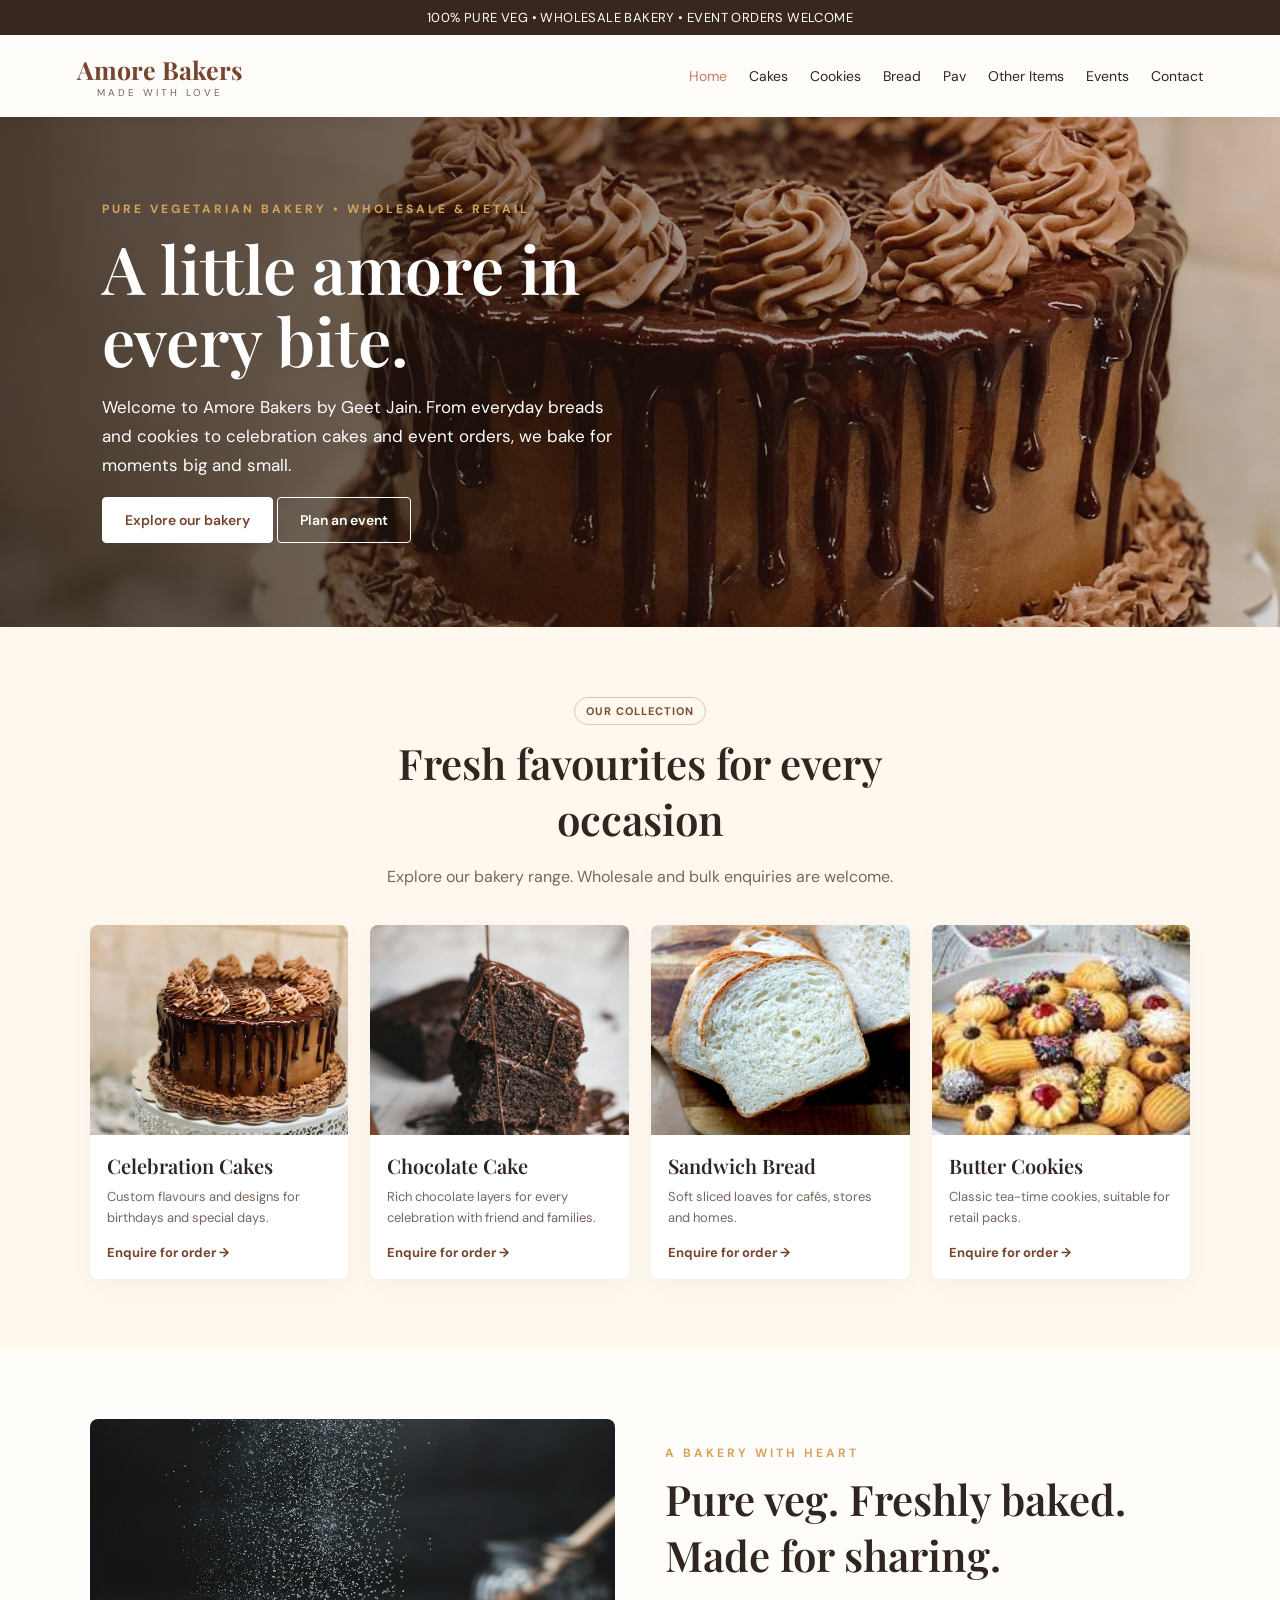
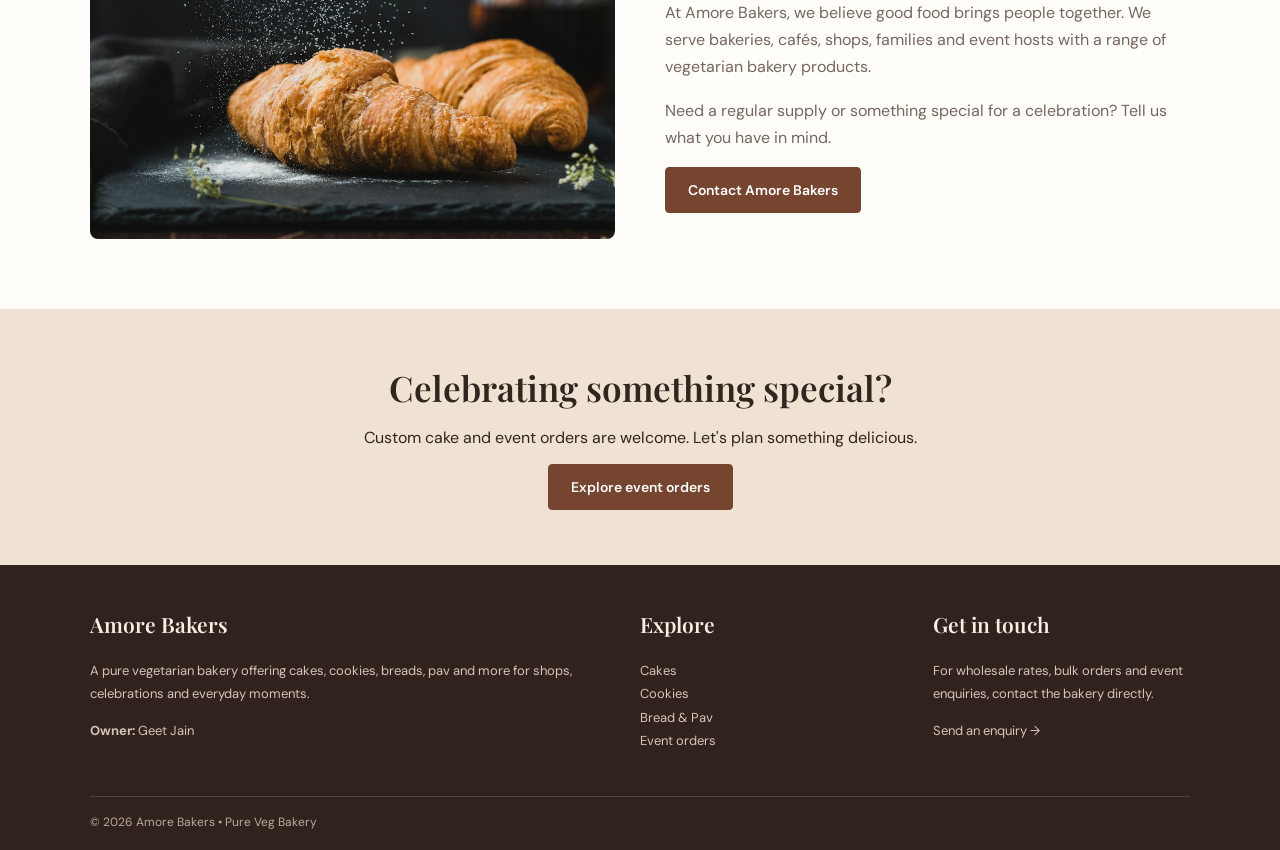
<file: index.html>
<!doctype html>
<html lang="en">
  <head>
    <meta charset="utf-8" />
    <meta name="viewport" content="width=device-width,initial-scale=1" />
    <meta
      name="description"
      content="Amore Bakers, a pure vegetarian wholesale bakery by Geet Jain."
    />
    <title>Freshly baked, made with love | Amore Bakers</title>
    <link rel="stylesheet" href="style.css" />
  </head>
  <body>
    <div class="top">
      100% PURE VEG • WHOLESALE BAKERY • EVENT ORDERS WELCOME
    </div>
    <header class="nav">
      <a class="brand" href="index.html"
        >Amore Bakers<small>Made with love</small></a
      ><button class="menu" aria-label="Open menu">☰</button>
      <nav class="links">
        <a class="active" href="index.html">Home</a
        ><a class="" href="cakes.html">Cakes</a
        ><a class="" href="cookies.html">Cookies</a
        ><a class="" href="breads.html">Bread</a
        ><a class="" href="pav.html">Pav</a
        ><a class="" href="bakery.html">Other Items</a
        ><a class="" href="events.html">Events</a
        ><a class="" href="contact.html">Contact</a>
      </nav>
    </header>
    <main>
      <section class="hero">
        <div class="hero-inner">
          <div class="eyebrow">Pure vegetarian bakery • Wholesale & retail</div>
          <h1>A little amore in every bite.</h1>
          <p>
            Welcome to Amore Bakers by Geet Jain. From everyday breads and
            cookies to celebration cakes and event orders, we bake for moments
            big and small.
          </p>
          <a class="btn light" href="cakes.html">Explore our bakery</a>
          <a
            class="btn outline"
            style="color: white; border-color: white"
            href="events.html"
            >Plan an event</a
          >
        </div>
      </section>
      <section class="section">
        <div class="section-head">
          <span class="badge">OUR COLLECTION</span>
          <h2>Fresh favourites for every occasion</h2>
          <p>
            Explore our bakery range. Wholesale and bulk enquiries are welcome.
          </p>
        </div>
        <div class="grid">
          <article class="item">
            <img
              loading="lazy"
              src="celeb.jpg"
              alt="Celebration Cakes"
            />
            <div class="item-body">
              <h3>Celebration Cakes</h3>
              <p>Custom flavours and designs for birthdays and special days.</p>
              <a class="text-link" href="contact.html"
                >Enquire for order →</a
              >
            </div>
          </article>
          <article class="item">
            <img
              loading="lazy"
              src="Chocalate.jpg"
              alt="Chocolate Cake"
            />
            <div class="item-body">
              <h3>Chocolate Cake</h3>
              <p>Rich chocolate layers for every celebration with friend and families.</p>
              <a class="text-link" href="contact.html"
                >Enquire for order →</a
              >
            </div>
          </article>
          <article class="item">
            <img
              loading="lazy"
              src="bread.webp"
              alt="Sandwich Bread"
            />
            <div class="item-body">
              <h3>Sandwich Bread</h3>
              <p>Soft sliced loaves for cafés, stores and homes.</p>
              <a class="text-link" href="contact.html"
                >Enquire for order →</a
              >
            </div>
          </article>
          <article class="item">
            <img
              loading="lazy"
              src="buttercoockies.jpg"
              alt="Butter Cookies"
            />
            <div class="item-body">
              <h3>Butter Cookies</h3>
              <p>Classic tea-time cookies, suitable for retail packs.</p>
              <a class="text-link" href="contact.html"
                >Enquire for order →</a
              >
            </div>
          </article>
        </div>
      </section>
      <section class="section" style="background: #fffdf9">
        <div class="split">
          <img
            src="fresg.jpg"
            alt="Freshly baked bread and pastries"
          />
          <div>
            <div class="eyebrow">A bakery with heart</div>
            <h2>Pure veg. Freshly baked. Made for sharing.</h2>
            <p class="intro">
              At Amore Bakers, we believe good food brings people together. We
              serve bakeries, cafés, shops, families and event hosts with a
              range of vegetarian bakery products.
            </p>
            <p class="intro">
              Need a regular supply or something special for a celebration? Tell
              us what you have in mind.
            </p>
            <a class="btn" href="contact.html">Contact Amore Bakers</a>
          </div>
        </div>
      </section>
      <section class="band">
        <h2>Celebrating something special?</h2>
        <p>
          Custom cake and event orders are welcome. Let's plan something
          delicious.
        </p>
        <a class="btn" href="events.html">Explore event orders</a>
      </section>
    </main>
    <footer class="footer">
      <div class="footgrid">
        <div>
          <h3>Amore Bakers</h3>
          <p>
            A pure vegetarian bakery offering cakes, cookies, breads, pav and
            more for shops, celebrations and everyday moments.
          </p>
          <p><strong>Owner:</strong> Geet Jain</p>
        </div>
        <div>
          <h3>Explore</h3>
          <p>
            <a href="cakes.html">Cakes</a><br /><a href="cookies.html"
              >Cookies</a
            ><br /><a href="breads.html">Bread & Pav</a><br /><a
              href="events.html"
              >Event orders</a
            >
          </p>
        </div>
        <div>
          <h3>Get in touch</h3>
          <p>
            For wholesale rates, bulk orders and event enquiries, contact the
            bakery directly.
          </p>
          <a href="contact.html">Send an enquiry →</a>
        </div>
      </div>
      <div class="copyright">© 2026 Amore Bakers • Pure Veg Bakery</div>
    </footer>
    <script src="script.js"></script>
  </body>
</html>
</file>
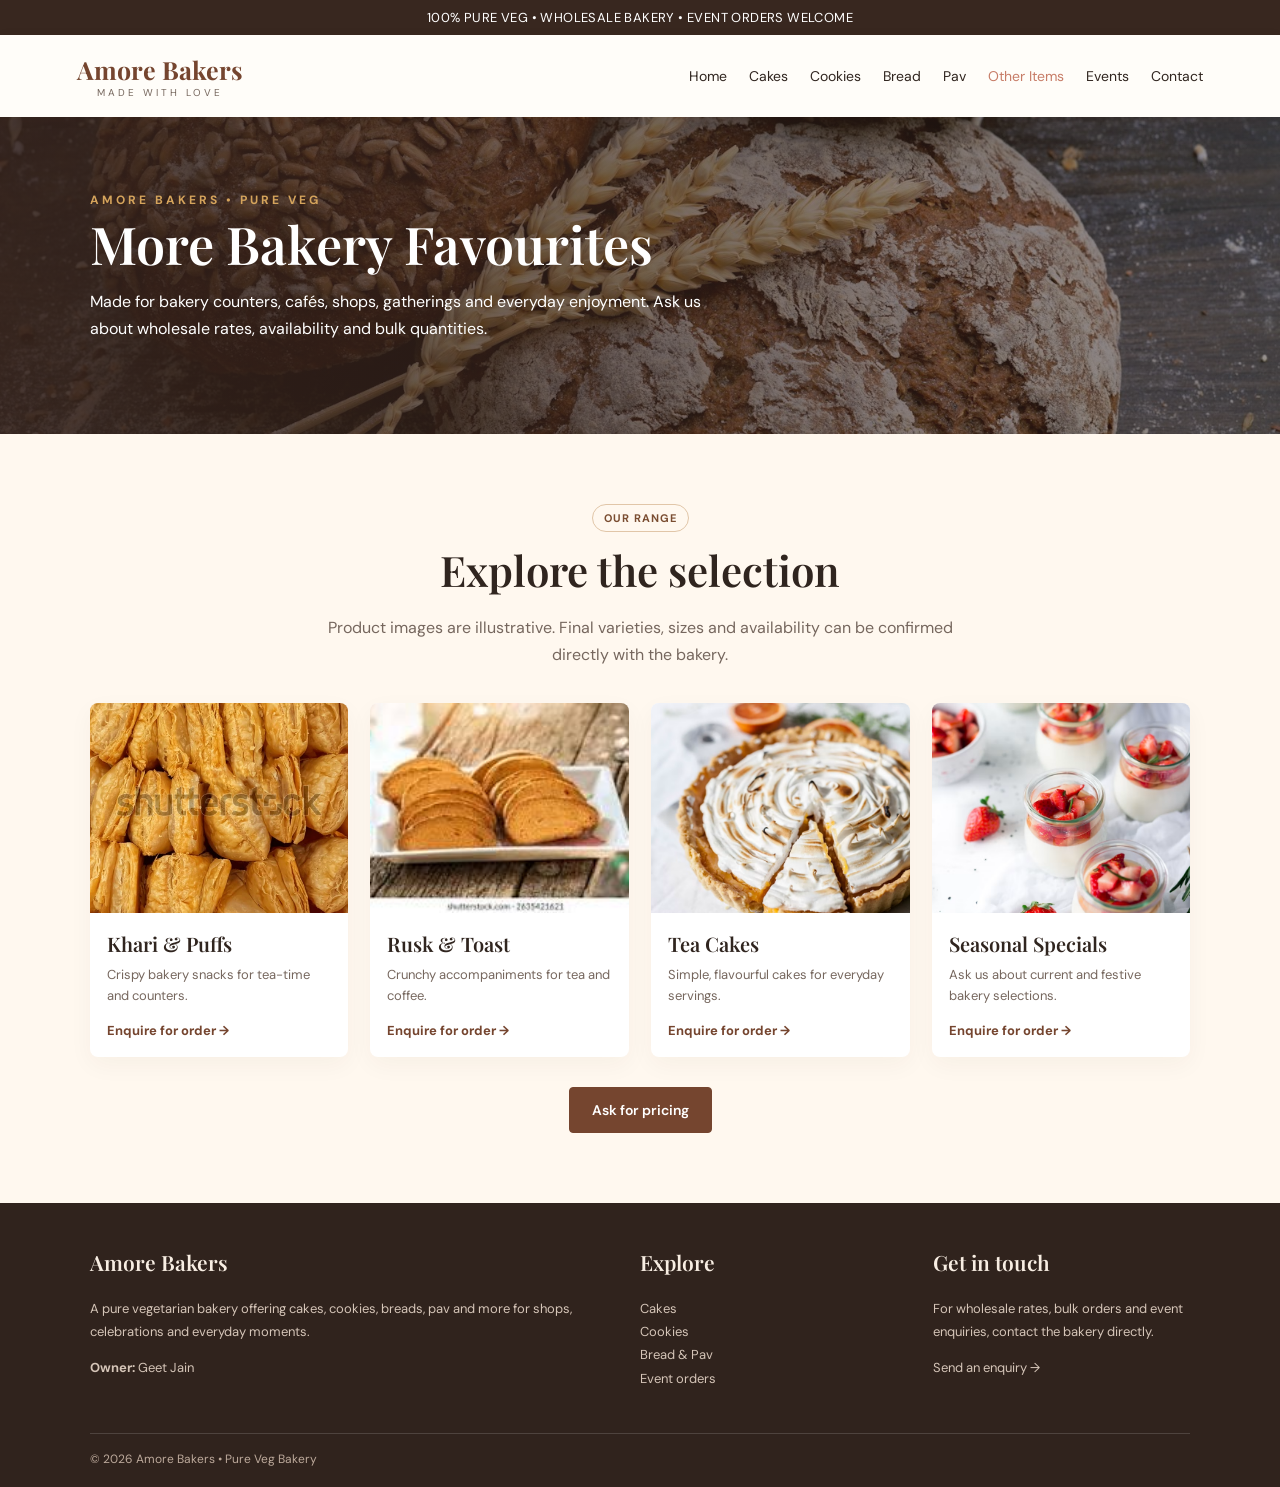
<file: bakery.html>
<!doctype html>
<html lang="en">
  <head>
    <meta charset="utf-8" />
    <meta name="viewport" content="width=device-width,initial-scale=1" />
    <meta
      name="description"
      content="Amore Bakers, a pure vegetarian wholesale bakery by Geet Jain."
    />
    <title>More Bakery Favourites | Amore Bakers</title>
    <link rel="stylesheet" href="style.css" />
  </head>
  <body>
    <div class="top">
      100% PURE VEG • WHOLESALE BAKERY • EVENT ORDERS WELCOME
    </div>
    <header class="nav">
      <a class="brand" href="index.html"
        >Amore Bakers<small>Made with love</small></a
      ><button class="menu" aria-label="Open menu">☰</button>
      <nav class="links">
        <a class="" href="index.html">Home</a
        ><a class="" href="cakes.html">Cakes</a
        ><a class="" href="cookies.html">Cookies</a
        ><a class="" href="breads.html">Bread</a
        ><a class="" href="pav.html">Pav</a
        ><a class="active" href="bakery.html">Other Items</a
        ><a class="" href="events.html">Events</a
        ><a class="" href="contact.html">Contact</a>
      </nav>
    </header>
    <main>
      <section class="page-hero">
        <div class="eyebrow">Amore Bakers • Pure Veg</div>
        <h1>More Bakery Favourites</h1>
        <p>
          Made for bakery counters, cafés, shops, gatherings and everyday
          enjoyment. Ask us about wholesale rates, availability and bulk
          quantities.
        </p>
      </section>
      <section class="section">
        <div class="section-head">
          <span class="badge">OUR RANGE</span>
          <h2>Explore the selection</h2>
          <p>
            Product images are illustrative. Final varieties, sizes and
            availability can be confirmed directly with the bakery.
          </p>
        </div>
        <div class="grid">
          <article class="item">
            <img
              loading="lazy"
              src="khari.webp"
              alt="Khari & Puffs"
            />
            <div class="item-body">
              <h3>Khari & Puffs</h3>
              <p>Crispy bakery snacks for tea-time and counters.</p>
              <a class="text-link" href="contact.html"
                >Enquire for order →</a
              >
            </div>
          </article>
          <article class="item">
            <img
              loading="lazy"
              src="toast.jpg"
              alt="Rusk & Toast"
            />
            <div class="item-body">
              <h3>Rusk & Toast</h3>
              <p>Crunchy accompaniments for tea and coffee.</p>
              <a class="text-link" href="contact.html"
                >Enquire for order →</a
              >
            </div>
          </article>
          <article class="item">
            <img
              loading="lazy"
              src="teacackes.png"
              alt="Tea Cakes"
            />
            <div class="item-body">
              <h3>Tea Cakes</h3>
              <p>Simple, flavourful cakes for everyday servings.</p>
              <a class="text-link" href="contact.html"
                >Enquire for order →</a
              >
            </div>
          </article>
          <article class="item">
            <img
              loading="lazy"
              src="Seasonal.png"
              alt="Seasonal Specials"
            />
            <div class="item-body">
              <h3>Seasonal Specials</h3>
              <p>Ask us about current and festive bakery selections.</p>
              <a class="text-link" href="contact.html"
                >Enquire for order →</a
              >
            </div>
          </article>
        </div>
        <div style="margin-top: 30px; text-align: center">
          <a class="btn" href="contact.html">Ask for pricing</a>
        </div>
      </section>
    </main>
    <footer class="footer">
      <div class="footgrid">
        <div>
          <h3>Amore Bakers</h3>
          <p>
            A pure vegetarian bakery offering cakes, cookies, breads, pav and
            more for shops, celebrations and everyday moments.
          </p>
          <p><strong>Owner:</strong> Geet Jain</p>
        </div>
        <div>
          <h3>Explore</h3>
          <p>
            <a href="cakes.html">Cakes</a><br /><a href="cookies.html"
              >Cookies</a
            ><br /><a href="breads.html">Bread & Pav</a><br /><a
              href="events.html"
              >Event orders</a
            >
          </p>
        </div>
        <div>
          <h3>Get in touch</h3>
          <p>
            For wholesale rates, bulk orders and event enquiries, contact the
            bakery directly.
          </p>
          <a href="contact.html">Send an enquiry →</a>
        </div>
      </div>
      <div class="copyright">© 2026 Amore Bakers • Pure Veg Bakery</div>
    </footer>
    <script src="script.js"></script>
  </body>
</html>
</file>
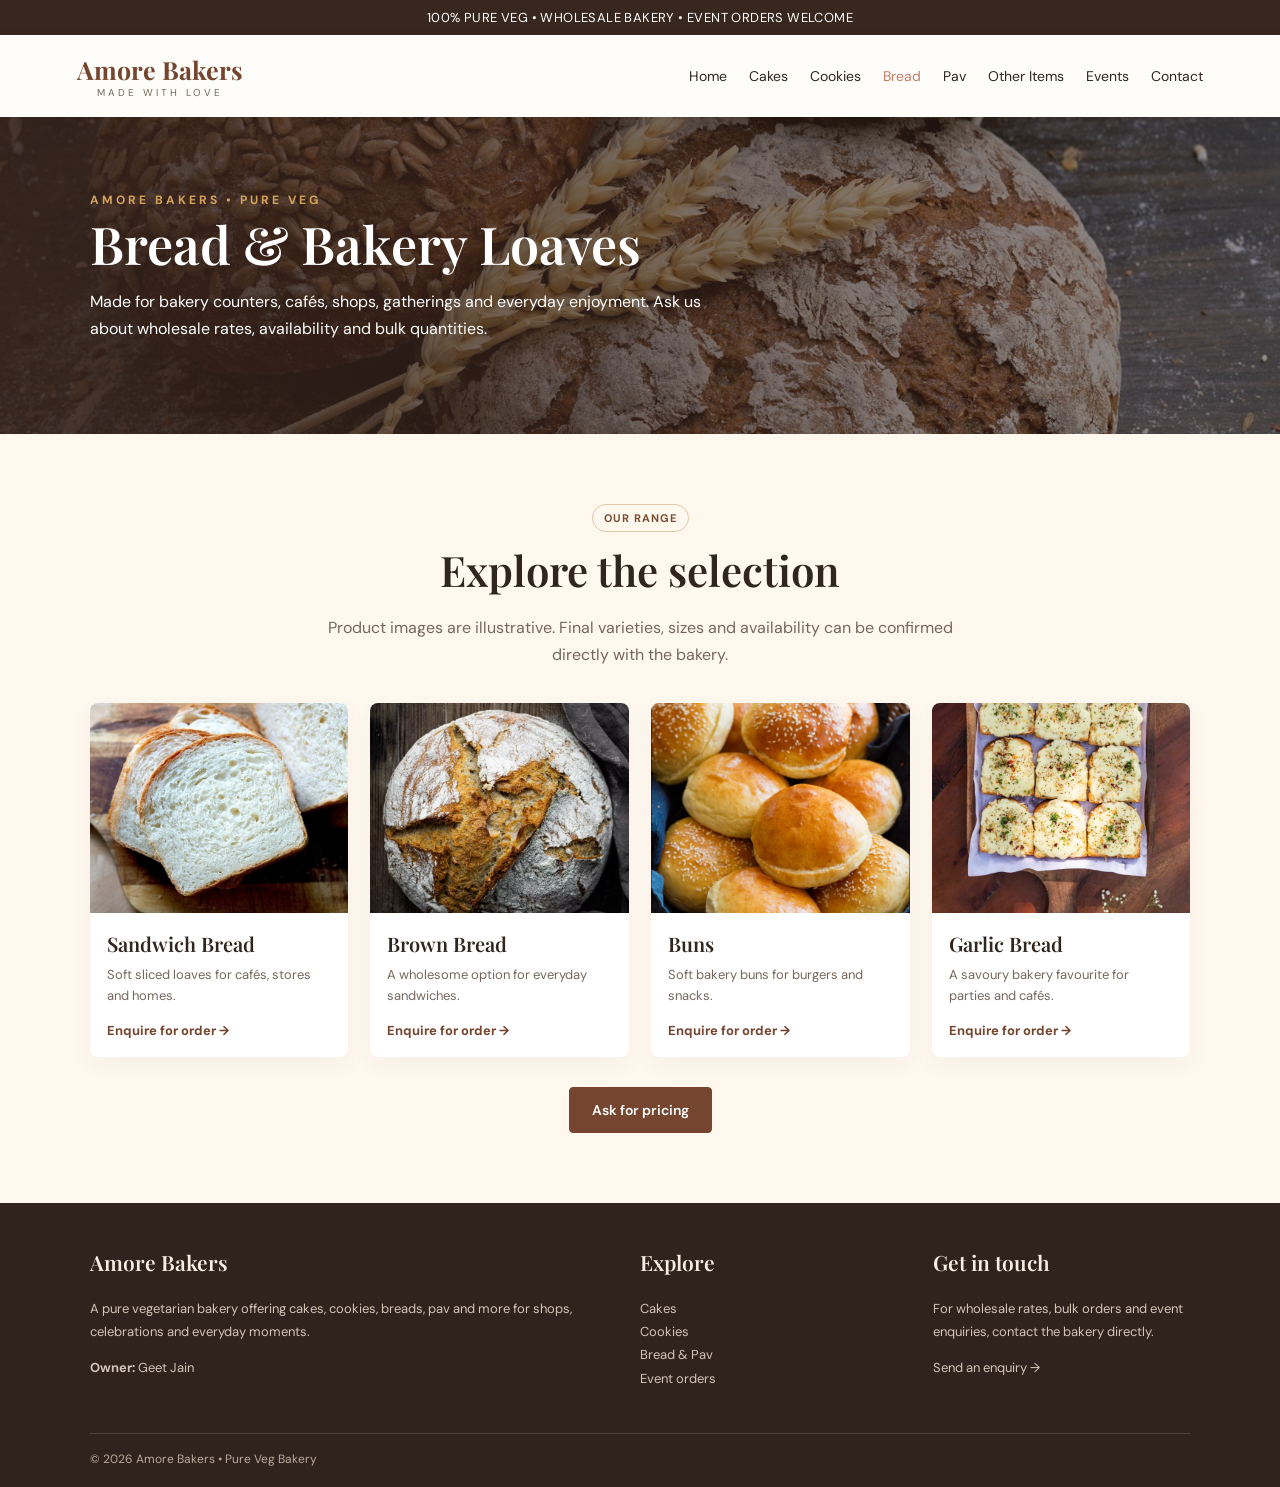
<file: breads.html>
<!doctype html>
<html lang="en">
  <head>
    <meta charset="utf-8" />
    <meta name="viewport" content="width=device-width,initial-scale=1" />
    <meta
      name="description"
      content="Amore Bakers, a pure vegetarian wholesale bakery by Geet Jain."
    />
    <title>Bread & Bakery Loaves | Amore Bakers</title>
    <link rel="stylesheet" href="style.css" />
  </head>
  <body>
    <div class="top">
      100% PURE VEG • WHOLESALE BAKERY • EVENT ORDERS WELCOME
    </div>
    <header class="nav">
      <a class="brand" href="index.html"
        >Amore Bakers<small>Made with love</small></a
      ><button class="menu" aria-label="Open menu">☰</button>
      <nav class="links">
        <a class="" href="index.html">Home</a
        ><a class="" href="cakes.html">Cakes</a
        ><a class="" href="cookies.html">Cookies</a
        ><a class="active" href="breads.html">Bread</a
        ><a class="" href="pav.html">Pav</a
        ><a class="" href="bakery.html">Other Items</a
        ><a class="" href="events.html">Events</a
        ><a class="" href="contact.html">Contact</a>
      </nav>
    </header>
    <main>
      <section class="page-hero">
        <div class="eyebrow">Amore Bakers • Pure Veg</div>
        <h1>Bread & Bakery Loaves</h1>
        <p>
          Made for bakery counters, cafés, shops, gatherings and everyday
          enjoyment. Ask us about wholesale rates, availability and bulk
          quantities.
        </p>
      </section>
      <section class="section">
        <div class="section-head">
          <span class="badge">OUR RANGE</span>
          <h2>Explore the selection</h2>
          <p>
            Product images are illustrative. Final varieties, sizes and
            availability can be confirmed directly with the bakery.
          </p>
        </div>
        <div class="grid">
          <article class="item">
            <img
              loading="lazy"
              src="bread.webp"
              alt="Sandwich Bread"
            />
            <div class="item-body">
              <h3>Sandwich Bread</h3>
              <p>Soft sliced loaves for cafés, stores and homes.</p>
              <a class="text-link" href="contact.html"
                >Enquire for order →</a
              >
            </div>
          </article>
          <article class="item">
            <img
              loading="lazy"
              src="Brownbread.png"
              alt="Brown Bread"
            />
            <div class="item-body">
              <h3>Brown Bread</h3>
              <p>A wholesome option for everyday sandwiches.</p>
              <a class="text-link" href="contact.html"
                >Enquire for order →</a
              >
            </div>
          </article>
          <article class="item">
            <img
              loading="lazy"
              src="Buns.png"
              alt="Buns"
            />
            <div class="item-body">
              <h3>Buns</h3>
              <p>Soft bakery buns for burgers and snacks.</p>
              <a class="text-link" href="contact.html"
                >Enquire for order →</a
              >
            </div>
          </article>
          <article class="item">
            <img
              loading="lazy"
              src="Garlic.png"
              alt="Garlic Bread"
            />
            <div class="item-body">
              <h3>Garlic Bread</h3>
              <p>A savoury bakery favourite for parties and cafés.</p>
              <a class="text-link" href="contact.html"
                >Enquire for order →</a
              >
            </div>
          </article>
        </div>
        <div style="margin-top: 30px; text-align: center">
          <a class="btn" href="contact.html">Ask for pricing</a>
        </div>
      </section>
    </main>
    <footer class="footer">
      <div class="footgrid">
        <div>
          <h3>Amore Bakers</h3>
          <p>
            A pure vegetarian bakery offering cakes, cookies, breads, pav and
            more for shops, celebrations and everyday moments.
          </p>
          <p><strong>Owner:</strong> Geet Jain</p>
        </div>
        <div>
          <h3>Explore</h3>
          <p>
            <a href="cakes.html">Cakes</a><br /><a href="cookies.html"
              >Cookies</a
            ><br /><a href="breads.html">Bread & Pav</a><br /><a
              href="events.html"
              >Event orders</a
            >
          </p>
        </div>
        <div>
          <h3>Get in touch</h3>
          <p>
            For wholesale rates, bulk orders and event enquiries, contact the
            bakery directly.
          </p>
          <a href="contact.html">Send an enquiry →</a>
        </div>
      </div>
      <div class="copyright">© 2026 Amore Bakers • Pure Veg Bakery</div>
    </footer>
    <script src="script.js"></script>
  </body>
</html>
</file>
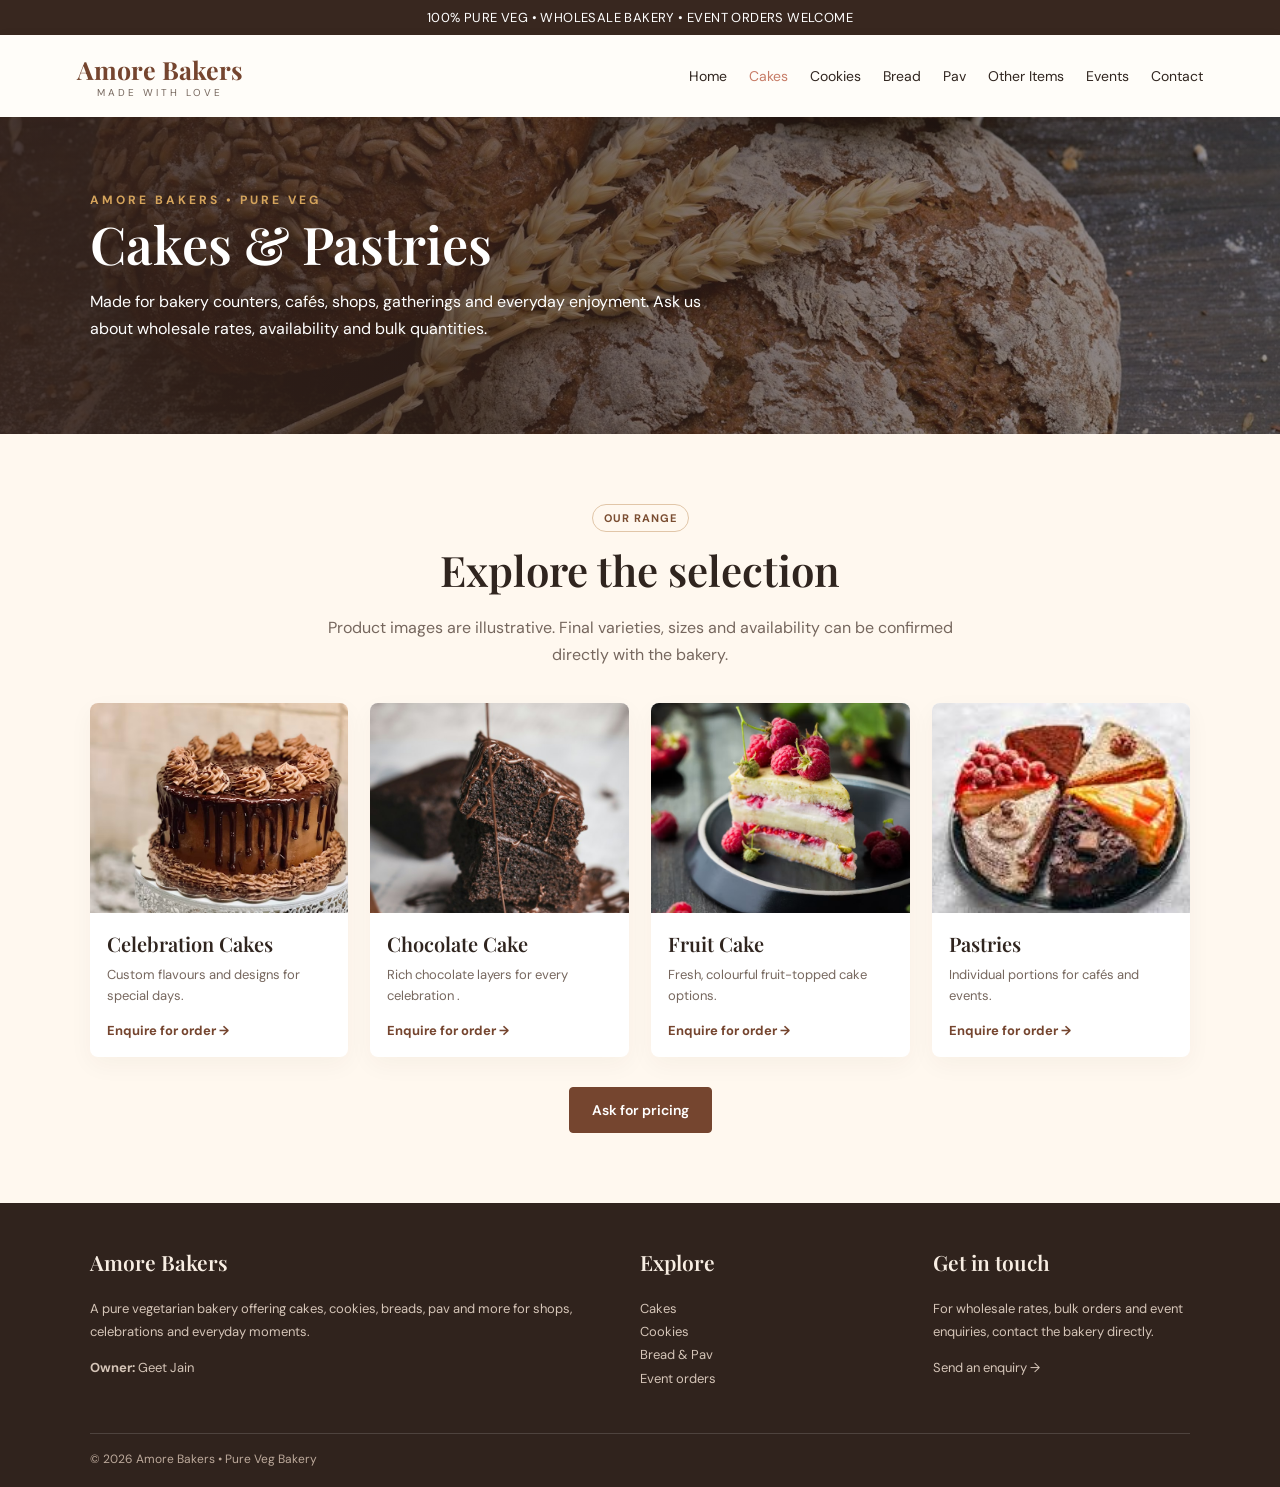
<file: cakes.html>
<!doctype html>
<html lang="en">
  <head>
    <meta charset="utf-8" />
    <meta name="viewport" content="width=device-width,initial-scale=1" />
    <meta
      name="description"
      content="Amore Bakers, a pure vegetarian wholesale bakery by Geet Jain."
    />
    <title>Cakes & Pastries | Amore Bakers</title>
    <link rel="stylesheet" href="style.css" />
  </head>
  <body>
    <div class="top">
      100% PURE VEG • WHOLESALE BAKERY • EVENT ORDERS WELCOME
    </div>
    <header class="nav">
      <a class="brand" href="index.html"
        >Amore Bakers<small>Made with love</small></a
      ><button class="menu" aria-label="Open menu">☰</button>
      <nav class="links">
        <a class="" href="index.html">Home</a
        ><a class="active" href="cakes.html">Cakes</a
        ><a class="" href="cookies.html">Cookies</a
        ><a class="" href="breads.html">Bread</a
        ><a class="" href="pav.html">Pav</a
        ><a class="" href="bakery.html">Other Items</a
        ><a class="" href="events.html">Events</a
        ><a class="" href="contact.html">Contact</a>
      </nav>
    </header>
    <main>
      <section class="page-hero">
        <div class="eyebrow">Amore Bakers • Pure Veg</div>
        <h1>Cakes & Pastries</h1>
        <p>
          Made for bakery counters, cafés, shops, gatherings and everyday
          enjoyment. Ask us about wholesale rates, availability and bulk
          quantities.
        </p>
      </section>
      <section class="section">
        <div class="section-head">
          <span class="badge">OUR RANGE</span>
          <h2>Explore the selection</h2>
          <p>
            Product images are illustrative. Final varieties, sizes and
            availability can be confirmed directly with the bakery.
          </p>
        </div>
        <div class="grid">
          <article class="item">
            <img
              loading="lazy"
              src="Cakes.png"
              alt="Celebration Cakes"
            />
            <div class="item-body">
              <h3>Celebration Cakes</h3>
              <p>Custom flavours and designs for special days.</p>
              <a class="text-link" href="contact.html"
                >Enquire for order →</a
              >
            </div>
          </article>
          <article class="item">
            <img
              loading="lazy"
              src="Chocalate.jpg"
              alt="Chocolate Cake"
            />
            <div class="item-body">
              <h3>Chocolate Cake</h3>
              <p>Rich chocolate layers for every celebration .</p>
              <a class="text-link" href="contact.html"
                >Enquire for order →</a
              >
            </div>
          </article>
          <article class="item">
            <img
              loading="lazy"
              src="Fruit.png"
              alt="Fruit Cake"
            />
            <div class="item-body">
              <h3>Fruit Cake</h3>
              <p>Fresh, colourful fruit-topped cake options.</p>
              <a class="text-link" href="contact.html"
                >Enquire for order →</a
              >
            </div>
          </article>
          <article class="item">
            <img
              loading="lazy"
              src="patery.jpg"
              alt="Pastries"
            />
            <div class="item-body">
              <h3>Pastries</h3>
              <p>Individual portions for cafés and events.</p>
              <a class="text-link" href="contact.html"
                >Enquire for order →</a
              >
            </div>
          </article>
        </div>
        <div style="margin-top: 30px; text-align: center">
          <a class="btn" href="contact.html">Ask for pricing</a>
        </div>
      </section>
    </main>
    <footer class="footer">
      <div class="footgrid">
        <div>
          <h3>Amore Bakers</h3>
          <p>
            A pure vegetarian bakery offering cakes, cookies, breads, pav and
            more for shops, celebrations and everyday moments.
          </p>
          <p><strong>Owner:</strong> Geet Jain</p>
        </div>
        <div>
          <h3>Explore</h3>
          <p>
            <a href="cakes.html">Cakes</a><br /><a href="cookies.html"
              >Cookies</a
            ><br /><a href="breads.html">Bread & Pav</a><br /><a
              href="events.html"
              >Event orders</a
            >
          </p>
        </div>
        <div>
          <h3>Get in touch</h3>
          <p>
            For wholesale rates, bulk orders and event enquiries, contact the
            bakery directly.
          </p>
          <a href="contact.html">Send an enquiry →</a>
        </div>
      </div>
      <div class="copyright">© 2026 Amore Bakers • Pure Veg Bakery</div>
    </footer>
    <script src="script.js"></script>
  </body>
</html>
</file>
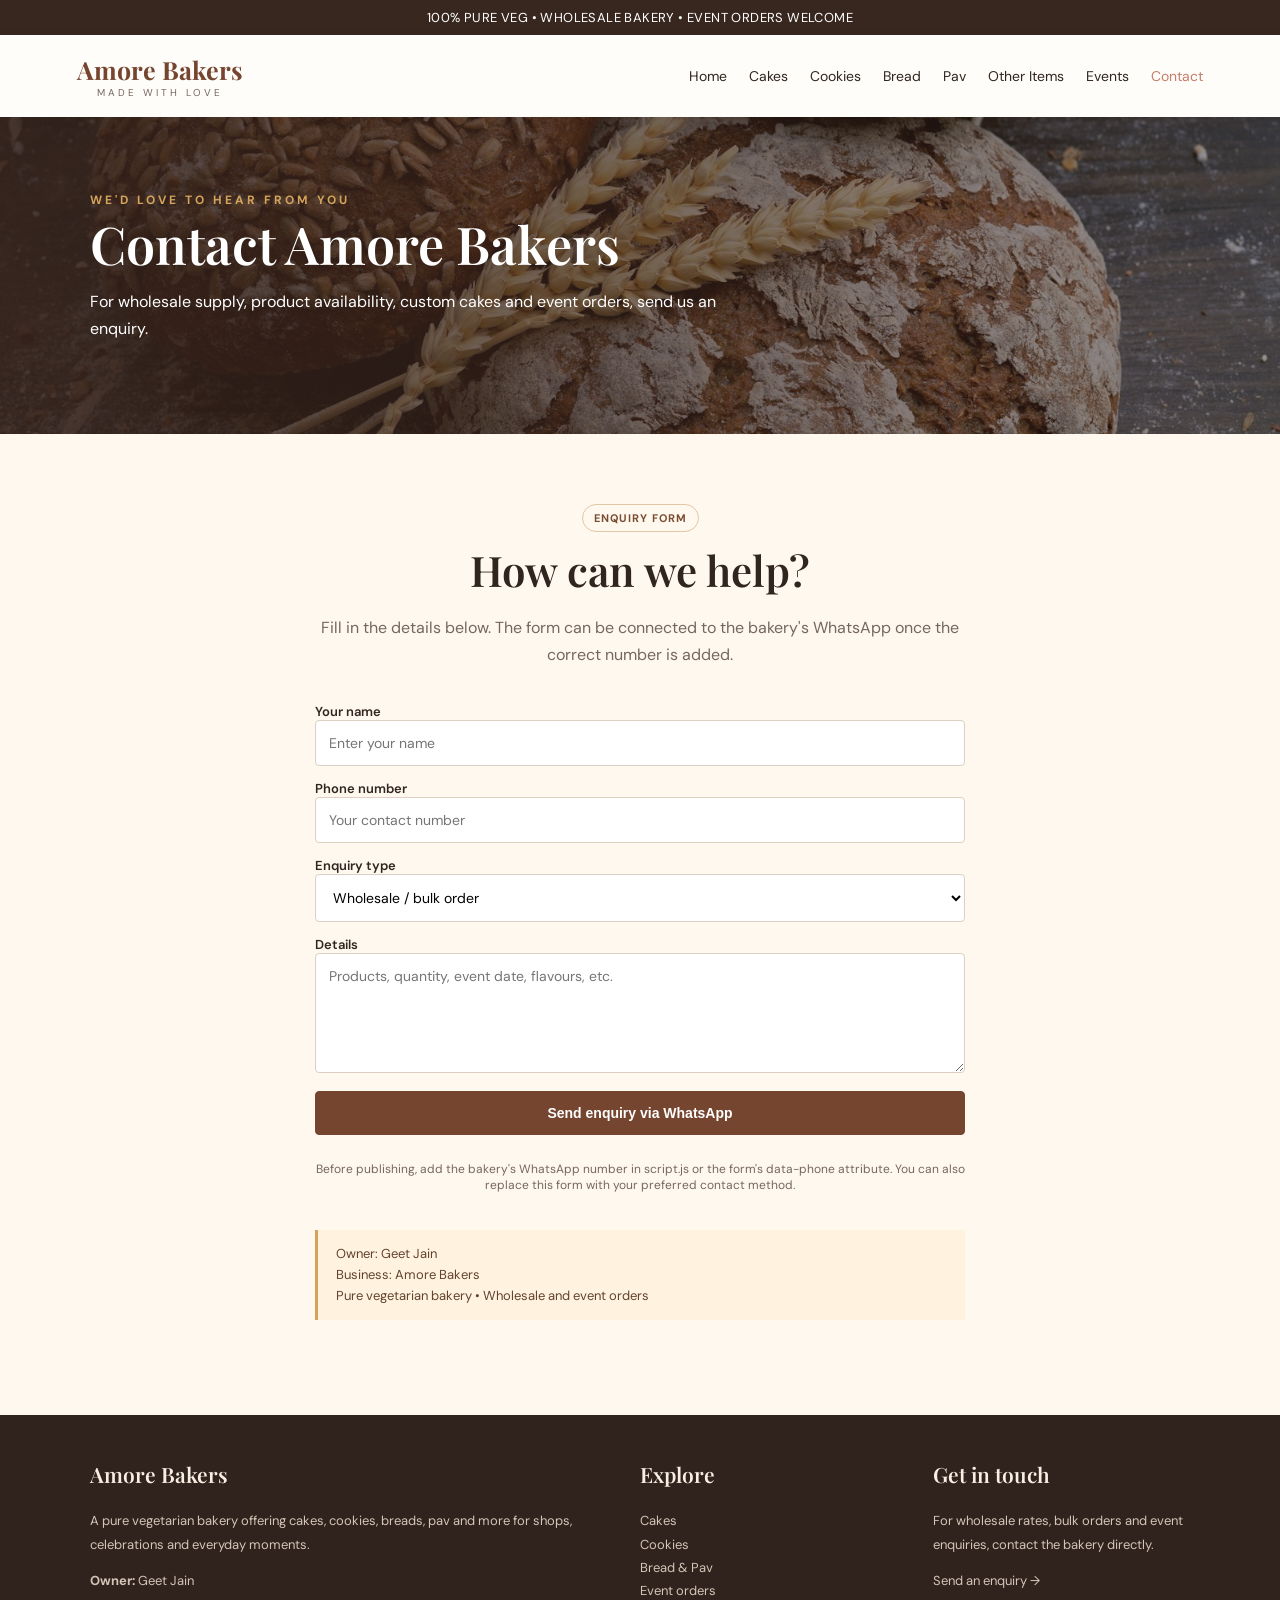
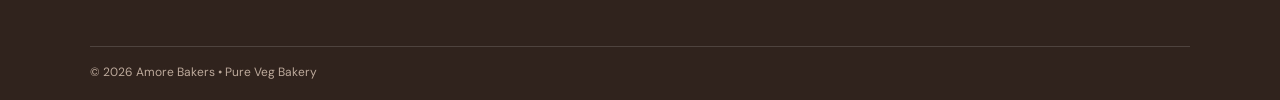
<file: contact.html>
<!doctype html>
<html lang="en">
  <head>
    <meta charset="utf-8" />
    <meta name="viewport" content="width=device-width,initial-scale=1" />
    <meta
      name="description"
      content="Amore Bakers, a pure vegetarian wholesale bakery by Geet Jain."
    />
    <title>Contact | Amore Bakers</title>
    <link rel="stylesheet" href="style.css" />
  </head>
  <body>
    <div class="top">
      100% PURE VEG • WHOLESALE BAKERY • EVENT ORDERS WELCOME
    </div>
    <header class="nav">
      <a class="brand" href="index.html"
        >Amore Bakers<small>Made with love</small></a
      ><button class="menu" aria-label="Open menu">☰</button>
      <nav class="links">
        <a class="" href="index.html">Home</a
        ><a class="" href="cakes.html">Cakes</a
        ><a class="" href="cookies.html">Cookies</a
        ><a class="" href="breads.html">Bread</a
        ><a class="" href="pav.html">Pav</a
        ><a class="" href="bakery.html">Other Items</a
        ><a class="" href="events.html">Events</a
        ><a class="active" href="contact.html">Contact</a>
      </nav>
    </header>
    <main>
      <section class="page-hero">
        <div class="eyebrow">We'd love to hear from you</div>
        <h1>Contact Amore Bakers</h1>
        <p>
          For wholesale supply, product availability, custom cakes and event
          orders, send us an enquiry.
        </p>
      </section>
      <section class="section">
        <div class="section-head">
          <span class="badge">ENQUIRY FORM</span>
          <h2>How can we help?</h2>
          <p>
            Fill in the details below. The form can be connected to the bakery's
            WhatsApp once the correct number is added.
          </p>
        </div>
        <form class="form" data-order-form data-phone="">
          <label
            >Your name<input
              name="Name"
              required
              placeholder="Enter your name" /></label
          ><label
            >Phone number<input
              name="Phone"
              required
              type="tel"
              placeholder="Your contact number" /></label
          ><label
            >Enquiry type<select name="Enquiry type">
              <option>Wholesale / bulk order</option>
              <option>Custom cake</option>
              <option>Event order</option>
              <option>Product availability</option>
              <option>Other</option>
            </select></label
          ><label
            >Details<textarea
              name="Details"
              required
              placeholder="Products, quantity, event date, flavours, etc."
            ></textarea></label
          ><button class="btn" type="submit">Send enquiry via WhatsApp</button>
          <p class="form-note">
            Before publishing, add the bakery's WhatsApp number in script.js or
            the form's data-phone attribute. You can also replace this form with
            your preferred contact method.
          </p>
        </form>
        <div class="notice" style="max-width: 650px; margin: 25px auto">
          Owner: Geet Jain<br />Business: Amore Bakers<br />Pure vegetarian
          bakery • Wholesale and event orders
        </div>
      </section>
    </main>
    <footer class="footer">
      <div class="footgrid">
        <div>
          <h3>Amore Bakers</h3>
          <p>
            A pure vegetarian bakery offering cakes, cookies, breads, pav and
            more for shops, celebrations and everyday moments.
          </p>
          <p><strong>Owner:</strong> Geet Jain</p>
        </div>
        <div>
          <h3>Explore</h3>
          <p>
            <a href="cakes.html">Cakes</a><br /><a href="cookies.html"
              >Cookies</a
            ><br /><a href="breads.html">Bread & Pav</a><br /><a
              href="events.html"
              >Event orders</a
            >
          </p>
        </div>
        <div>
          <h3>Get in touch</h3>
          <p>
            For wholesale rates, bulk orders and event enquiries, contact the
            bakery directly.
          </p>
          <a href="contact.html">Send an enquiry →</a>
        </div>
      </div>
      <div class="copyright">© 2026 Amore Bakers • Pure Veg Bakery</div>
    </footer>
    <script src="script.js"></script>
  </body>
</html>
</file>
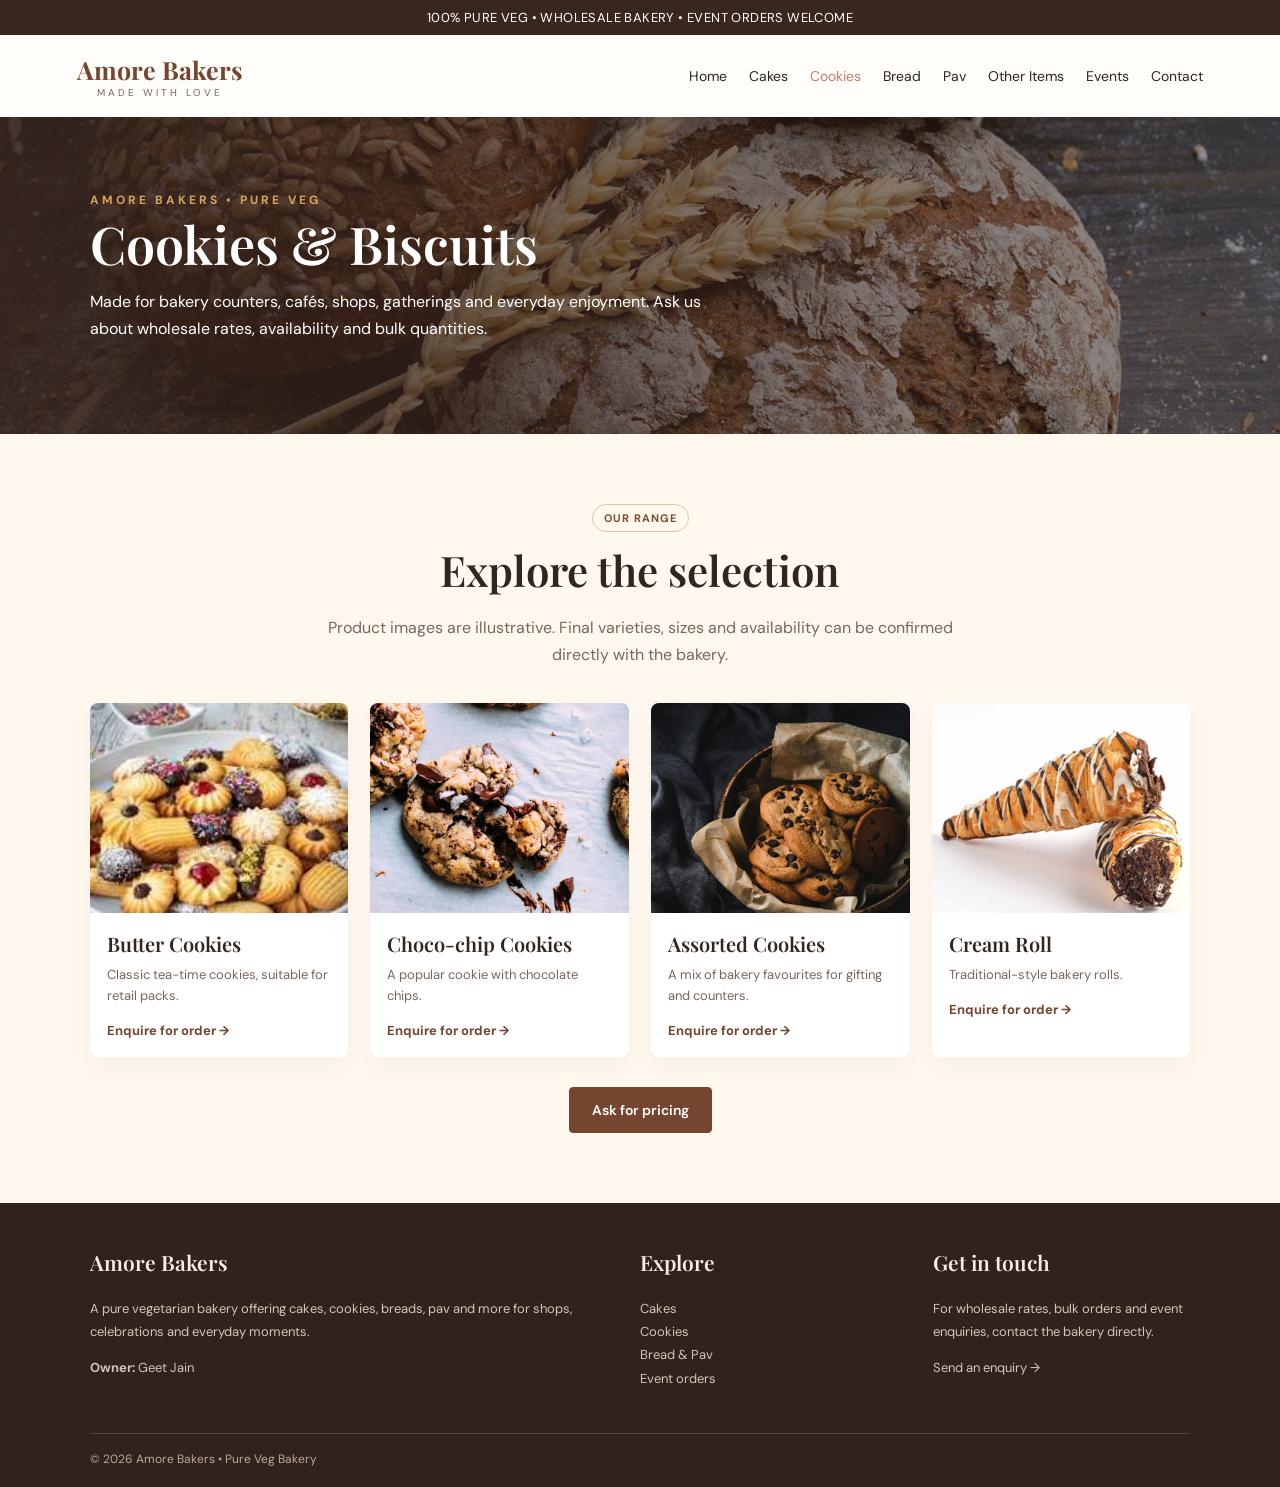
<file: cookies.html>
<!doctype html>
<html lang="en">
  <head>
    <meta charset="utf-8" />
    <meta name="viewport" content="width=device-width,initial-scale=1" />
    <meta
      name="description"
      content="Amore Bakers, a pure vegetarian wholesale bakery by Geet Jain."
    />
    <title>Cookies & Biscuits | Amore Bakers</title>
    <link rel="stylesheet" href="style.css" />
  </head>
  <body>
    <div class="top">
      100% PURE VEG • WHOLESALE BAKERY • EVENT ORDERS WELCOME
    </div>
    <header class="nav">
      <a class="brand" href="index.html"
        >Amore Bakers<small>Made with love</small></a
      ><button class="menu" aria-label="Open menu">☰</button>
      <nav class="links">
        <a class="" href="index.html">Home</a
        ><a class="" href="cakes.html">Cakes</a
        ><a class="active" href="cookies.html">Cookies</a
        ><a class="" href="breads.html">Bread</a
        ><a class="" href="pav.html">Pav</a
        ><a class="" href="bakery.html">Other Items</a
        ><a class="" href="events.html">Events</a
        ><a class="" href="contact.html">Contact</a>
      </nav>
    </header>
    <main>
      <section class="page-hero">
        <div class="eyebrow">Amore Bakers • Pure Veg</div>
        <h1>Cookies & Biscuits</h1>
        <p>
          Made for bakery counters, cafés, shops, gatherings and everyday
          enjoyment. Ask us about wholesale rates, availability and bulk
          quantities.
        </p>
      </section>
      <section class="section">
        <div class="section-head">
          <span class="badge">OUR RANGE</span>
          <h2>Explore the selection</h2>
          <p>
            Product images are illustrative. Final varieties, sizes and
            availability can be confirmed directly with the bakery.
          </p>
        </div>
        <div class="grid">
          <article class="item">
            <img
              loading="lazy"
              src="buttercoockies.jpg"
              alt="Butter Cookies"
            />
            <div class="item-body">
              <h3>Butter Cookies</h3>
              <p>Classic tea-time cookies, suitable for retail packs.</p>
              <a class="text-link" href="contact.html"
                >Enquire for order →</a
              >
            </div>
          </article>
          <article class="item">
            <img
              loading="lazy"
              src="butter.jpg"
              alt="Choco-chip Cookies"
            />
            <div class="item-body">
              <h3>Choco-chip Cookies</h3>
              <p>A popular cookie with chocolate chips.</p>
              <a class="text-link" href="contact.html"
                >Enquire for order →</a
              >
            </div>
          </article>
          <article class="item">
            <img
              loading="lazy"
              src="Assorted.jpg"
              alt="Assorted Cookies"
            />
            <div class="item-body">
              <h3>Assorted Cookies</h3>
              <p>A mix of bakery favourites for gifting and counters.</p>
              <a class="text-link" href="contact.html"
                >Enquire for order →</a
              >
            </div>
          </article>
          <article class="item">
            <img
              loading="lazy"
              src="cream.png"
              alt="Cream roll"
            />
            <div class="item-body">
              <h3>Cream Roll</h3>
              <p>Traditional-style bakery rolls.</p>
              <a class="text-link" href="contact.html"
                >Enquire for order →</a
              >
            </div>
          </article>
        </div>
        <div style="margin-top: 30px; text-align: center">
          <a class="btn" href="contact.html">Ask for pricing</a>
        </div>
      </section>
    </main>
    <footer class="footer">
      <div class="footgrid">
        <div>
          <h3>Amore Bakers</h3>
          <p>
            A pure vegetarian bakery offering cakes, cookies, breads, pav and
            more for shops, celebrations and everyday moments.
          </p>
          <p><strong>Owner:</strong> Geet Jain</p>
        </div>
        <div>
          <h3>Explore</h3>
          <p>
            <a href="cakes.html">Cakes</a><br /><a href="cookies.html"
              >Cookies</a
            ><br /><a href="breads.html">Bread & Pav</a><br /><a
              href="events.html"
              >Event orders</a
            >
          </p>
        </div>
        <div>
          <h3>Get in touch</h3>
          <p>
            For wholesale rates, bulk orders and event enquiries, contact the
            bakery directly.
          </p>
          <a href="contact.html">Send an enquiry →</a>
        </div>
      </div>
      <div class="copyright">© 2026 Amore Bakers • Pure Veg Bakery</div>
    </footer>
    <script src="script.js"></script>
  </body>
</html>
</file>
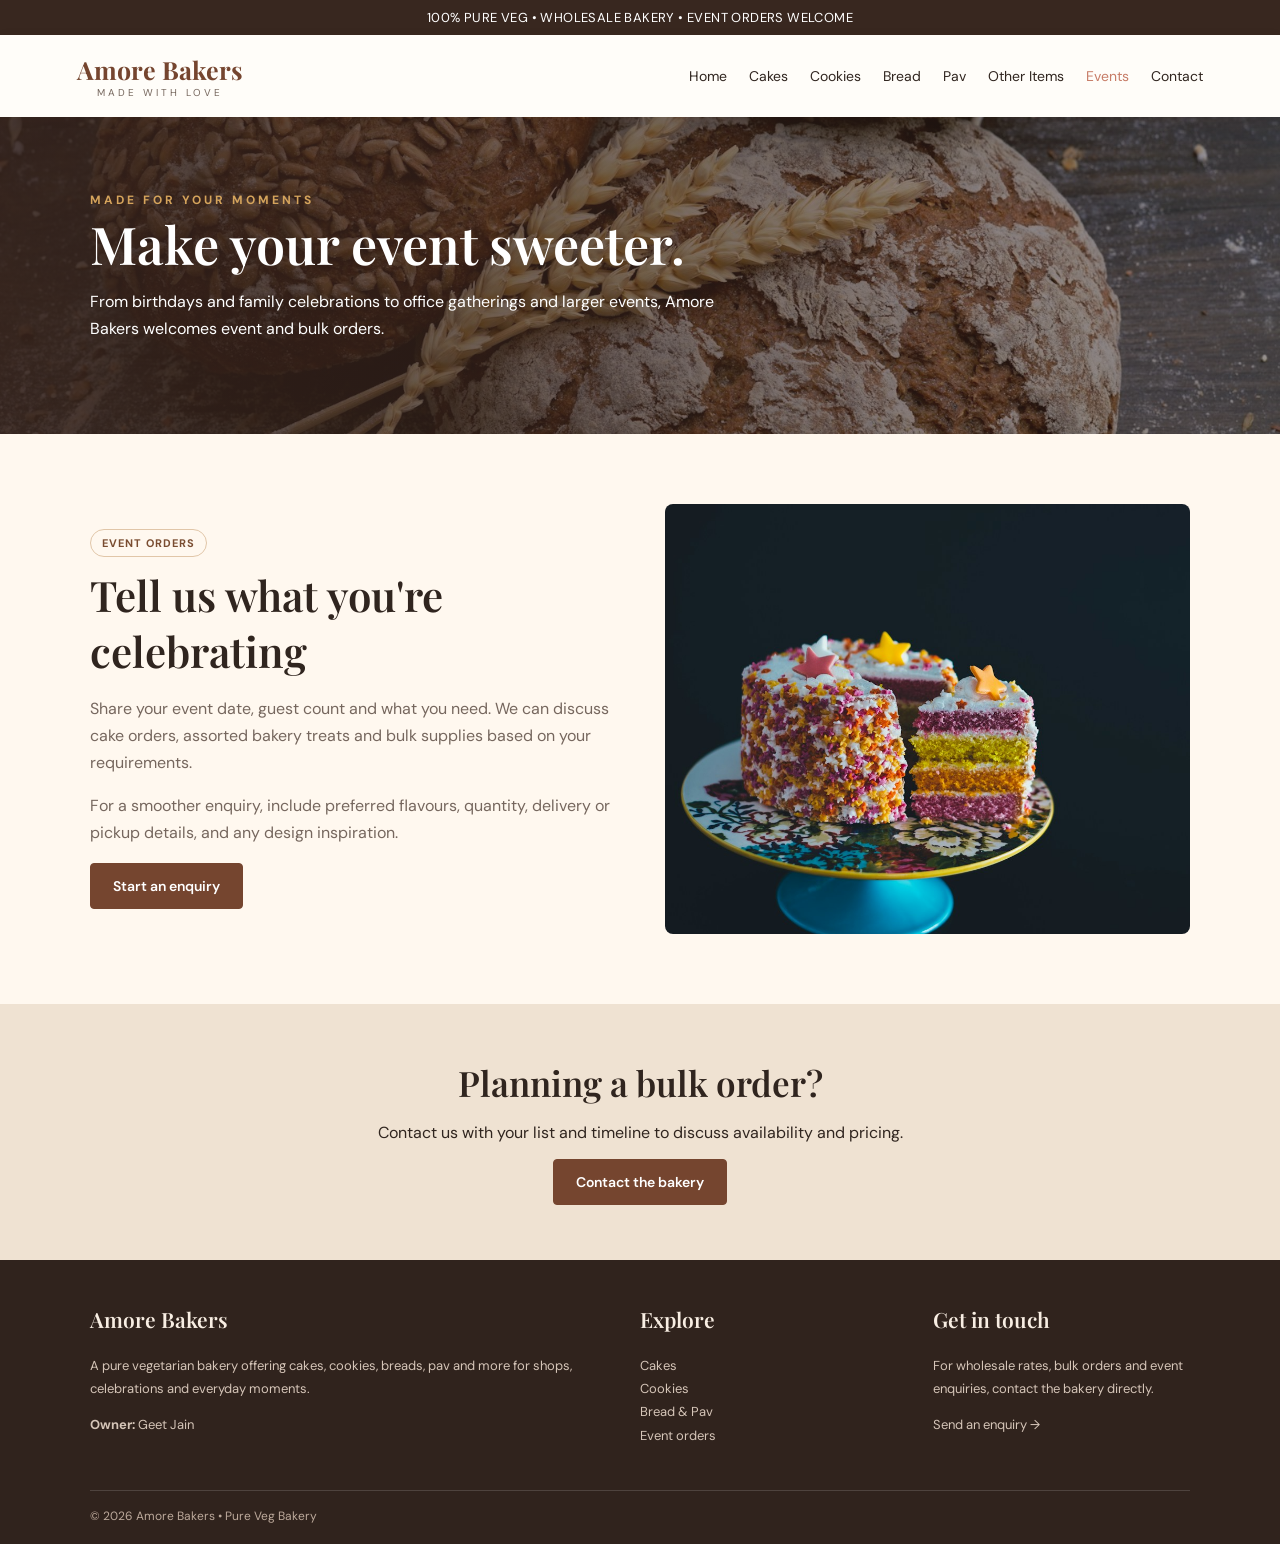
<file: events.html>
<!doctype html>
<html lang="en">
  <head>
    <meta charset="utf-8" />
    <meta name="viewport" content="width=device-width,initial-scale=1" />
    <meta
      name="description"
      content="Amore Bakers, a pure vegetarian wholesale bakery by Geet Jain."
    />
    <title>Event & Custom Orders | Amore Bakers</title>
    <link rel="stylesheet" href="style.css" />
  </head>
  <body>
    <div class="top">
      100% PURE VEG • WHOLESALE BAKERY • EVENT ORDERS WELCOME
    </div>
    <header class="nav">
      <a class="brand" href="index.html"
        >Amore Bakers<small>Made with love</small></a
      ><button class="menu" aria-label="Open menu">☰</button>
      <nav class="links">
        <a class="" href="index.html">Home</a
        ><a class="" href="cakes.html">Cakes</a
        ><a class="" href="cookies.html">Cookies</a
        ><a class="" href="breads.html">Bread</a
        ><a class="" href="pav.html">Pav</a
        ><a class="" href="bakery.html">Other Items</a
        ><a class="active" href="events.html">Events</a
        ><a class="" href="contact.html">Contact</a>
      </nav>
    </header>
    <main>
      <section class="page-hero">
        <div class="eyebrow">Made for your moments</div>
        <h1>Make your event sweeter.</h1>
        <p>
          From birthdays and family celebrations to office gatherings and larger
          events, Amore Bakers welcomes event and bulk orders.
        </p>
      </section>
      <section class="section">
        <div class="split">
          <div>
            <span class="badge">EVENT ORDERS</span>
            <h2>Tell us what you're celebrating</h2>
            <p class="intro">
              Share your event date, guest count and what you need. We can
              discuss cake orders, assorted bakery treats and bulk supplies
              based on your requirements.
            </p>
            <p class="intro">
              For a smoother enquiry, include preferred flavours, quantity,
              delivery or pickup details, and any design inspiration.
            </p>
            <a class="btn" href="contact.html">Start an enquiry</a>
          </div>
          <img
            src="Deccor.jpg"
            alt="Decorated celebration cake"
          />
        </div>
      </section>
      <section class="band">
        <h2>Planning a bulk order?</h2>
        <p>
          Contact us with your list and timeline to discuss availability and
          pricing.
        </p>
        <a class="btn" href="contact.html">Contact the bakery</a>
      </section>
    </main>
    <footer class="footer">
      <div class="footgrid">
        <div>
          <h3>Amore Bakers</h3>
          <p>
            A pure vegetarian bakery offering cakes, cookies, breads, pav and
            more for shops, celebrations and everyday moments.
          </p>
          <p><strong>Owner:</strong> Geet Jain</p>
        </div>
        <div>
          <h3>Explore</h3>
          <p>
            <a href="cakes.html">Cakes</a><br /><a href="cookies.html"
              >Cookies</a
            ><br /><a href="breads.html">Bread & Pav</a><br /><a
              href="events.html"
              >Event orders</a
            >
          </p>
        </div>
        <div>
          <h3>Get in touch</h3>
          <p>
            For wholesale rates, bulk orders and event enquiries, contact the
            bakery directly.
          </p>
          <a href="contact.html">Send an enquiry →</a>
        </div>
      </div>
      <div class="copyright">© 2026 Amore Bakers • Pure Veg Bakery</div>
    </footer>
    <script src="script.js"></script>
  </body>
</html>
</file>
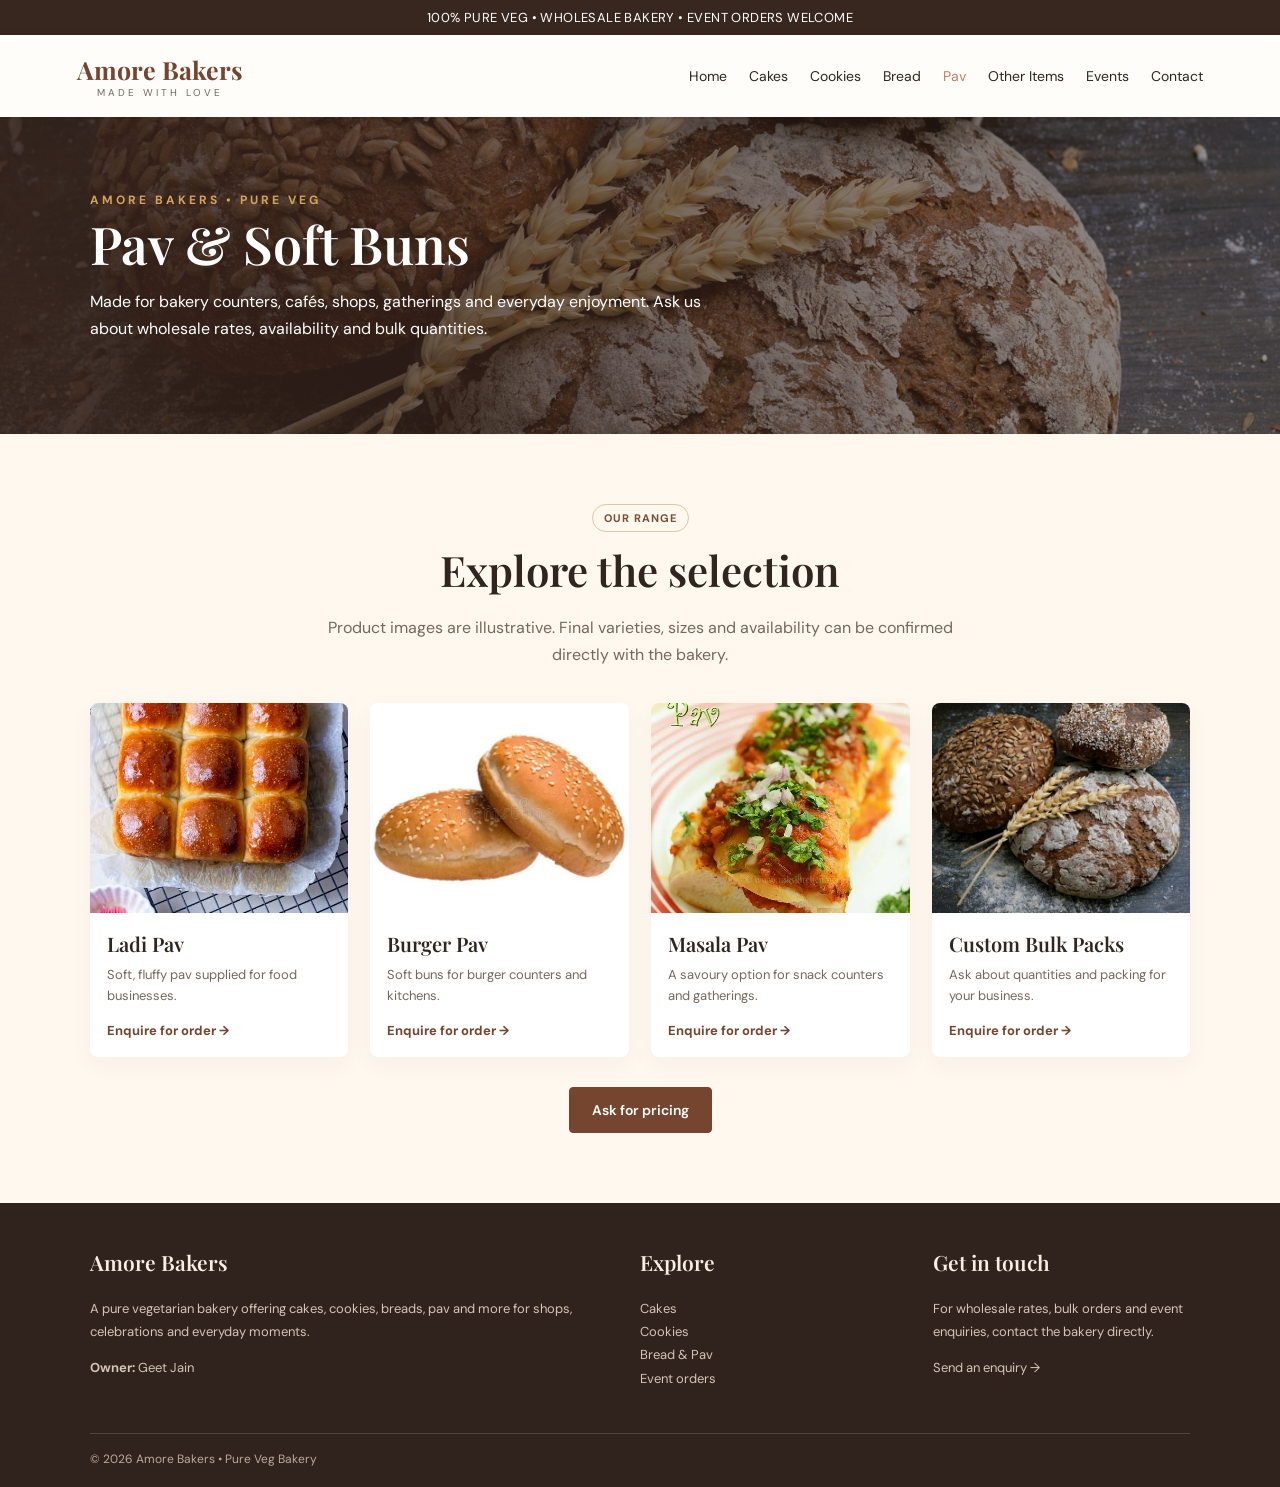
<file: pav.html>
<!doctype html>
<html lang="en">
  <head>
    <meta charset="utf-8" />
    <meta name="viewport" content="width=device-width,initial-scale=1" />
    <meta
      name="description"
      content="Amore Bakers, a pure vegetarian wholesale bakery by Geet Jain."
    />
    <title>Pav & Soft Buns | Amore Bakers</title>
    <link rel="stylesheet" href="style.css" />
  </head>
  <body>
    <div class="top">
      100% PURE VEG • WHOLESALE BAKERY • EVENT ORDERS WELCOME
    </div>
    <header class="nav">
      <a class="brand" href="index.html"
        >Amore Bakers<small>Made with love</small></a
      ><button class="menu" aria-label="Open menu">☰</button>
      <nav class="links">
        <a class="" href="index.html">Home</a
        ><a class="" href="cakes.html">Cakes</a
        ><a class="" href="cookies.html">Cookies</a
        ><a class="" href="breads.html">Bread</a
        ><a class="active" href="pav.html">Pav</a
        ><a class="" href="bakery.html">Other Items</a
        ><a class="" href="events.html">Events</a
        ><a class="" href="contact.html">Contact</a>
      </nav>
    </header>
    <main>
      <section class="page-hero">
        <div class="eyebrow">Amore Bakers • Pure Veg</div>
        <h1>Pav & Soft Buns</h1>
        <p>
          Made for bakery counters, cafés, shops, gatherings and everyday
          enjoyment. Ask us about wholesale rates, availability and bulk
          quantities.
        </p>
      </section>
      <section class="section">
        <div class="section-head">
          <span class="badge">OUR RANGE</span>
          <h2>Explore the selection</h2>
          <p>
            Product images are illustrative. Final varieties, sizes and
            availability can be confirmed directly with the bakery.
          </p>
        </div>
        <div class="grid">
          <article class="item">
            <img
              loading="lazy"
              src="laadipav.jpg"
              alt="Ladi Pav"
            />
            <div class="item-body">
              <h3>Ladi Pav</h3>
              <p>Soft, fluffy pav supplied for food businesses.</p>
              <a class="text-link" href="contact.html"
                >Enquire for order →</a
              >
            </div>
          </article>
          <article class="item">
            <img
              loading="lazy"
              src="Burgerpav.jpg"
              alt="Burger Pav"
            />
            <div class="item-body">
              <h3>Burger Pav</h3>
              <p>Soft buns for burger counters and kitchens.</p>
              <a class="text-link" href="contact.html"
                >Enquire for order →</a
              >
            </div>
          </article>
          <article class="item">
            <img
              loading="lazy"
              src="masala.jpg"
              alt="Masala Pav"
            />
            <div class="item-body">
              <h3>Masala Pav</h3>
              <p>A savoury option for snack counters and gatherings.</p>
              <a class="text-link" href="contact.html"
                >Enquire for order →</a
              >
            </div>
          </article>
          <article class="item">
            <img
              loading="lazy"
              src="cust.jpg"
              alt="Custom Bulk Packs"
            />
            <div class="item-body">
              <h3>Custom Bulk Packs</h3>
              <p>Ask about quantities and packing for your business.</p>
              <a class="text-link" href="contact.html"
                >Enquire for order →</a
              >
            </div>
          </article>
        </div>
        <div style="margin-top: 30px; text-align: center">
          <a class="btn" href="contact.html">Ask for pricing</a>
        </div>
      </section>
    </main>
    <footer class="footer">
      <div class="footgrid">
        <div>
          <h3>Amore Bakers</h3>
          <p>
            A pure vegetarian bakery offering cakes, cookies, breads, pav and
            more for shops, celebrations and everyday moments.
          </p>
          <p><strong>Owner:</strong> Geet Jain</p>
        </div>
        <div>
          <h3>Explore</h3>
          <p>
            <a href="cakes.html">Cakes</a><br /><a href="cookies.html"
              >Cookies</a
            ><br /><a href="breads.html">Bread & Pav</a><br /><a
              href="events.html"
              >Event orders</a
            >
          </p>
        </div>
        <div>
          <h3>Get in touch</h3>
          <p>
            For wholesale rates, bulk orders and event enquiries, contact the
            bakery directly.
          </p>
          <a href="contact.html">Send an enquiry →</a>
        </div>
      </div>
      <div class="copyright">© 2026 Amore Bakers • Pure Veg Bakery</div>
    </footer>
    <script src="script.js"></script>
  </body>
</html>
</file>
<file: style.css>
@import url("https://fonts.googleapis.com/css2?family=DM+Sans:wght@400;500;600;700&family=Playfair+Display:wght@500;600;700&display=swap");
:root {
  --cream: #fff8ef;
  --ink: #30251f;
  --brown: #75452f;
  --rose: #c77c67;
  --gold: #d5a45c;
  --muted: #76675e;
}
* {
  box-sizing: border-box;
}
body {
  margin: 0;
  background: var(--cream);
  color: var(--ink);
  font-family: "DM Sans", sans-serif;
}
a {
  color: inherit;
  text-decoration: none;
}
.top {
  background: #38271f;
  color: #fff;
  text-align: center;
  padding: 9px;
  font-size: 13px;
  letter-spacing: 0.4px;
}
.nav {
  display: flex;
  align-items: center;
  justify-content: space-between;
  padding: 18px 6%;
  background: #fffdf9;
  gap: 20px;
  position: sticky;
  top: 0;
  z-index: 5;
  box-shadow: 0 2px 12px #3b24100d;
}
.brand {
  font-family: "Playfair Display", serif;
  font-size: 25px;
  font-weight: 700;
  color: var(--brown);
  white-space: nowrap;
}
.brand small {
  display: block;
  font: 10px "DM Sans";
  letter-spacing: 3px;
  text-transform: uppercase;
  text-align: center;
  color: var(--muted);
}
.links {
  display: flex;
  gap: 22px;
  flex-wrap: wrap;
  font-size: 14px;
}
.links a:hover,
.links a.active {
  color: var(--rose);
}
.menu {
  display: none;
  border: 0;
  background: none;
  font-size: 24px;
}
.hero {
  min-height: 510px;
  padding: 80px 8%;
  display: flex;
  align-items: center;
  background:
    linear-gradient(90deg, #24170dc9, #24170d20),
    url("Back1.png")
      center/cover;
  color: white;
}
.hero-inner {
  max-width: 600px;
}
.eyebrow {
  text-transform: uppercase;
  letter-spacing: 3px;
  font-size: 12px;
  color: var(--gold);
  font-weight: 700;
}
.hero h1,
.page-hero h1 {
  font:
    600 clamp(38px, 6vw, 66px)/1.08 "Playfair Display",
    serif;
  margin: 16px 0;
}
.hero p {
  font-size: 17px;
  line-height: 1.7;
  max-width: 520px;
}
.btn {
  display: inline-block;
  padding: 13px 22px;
  background: var(--brown);
  color: #fff;
  border-radius: 4px;
  font-weight: 600;
  font-size: 14px;
  border: 1px solid var(--brown);
  cursor: pointer;
}
.btn.light {
  background: #fff;
  color: var(--brown);
  border-color: #fff;
}
.btn.outline {
  background: transparent;
  color: var(--brown);
}
.section {
  padding: 70px 7%;
}
.section-head {
  text-align: center;
  max-width: 650px;
  margin: 0 auto 35px;
}
.section h2,
.section-head h2 {
  font:
    600 clamp(29px, 4vw, 42px) "Playfair Display",
    serif;
  margin: 10px 0;
}
.section-head p,
.intro {
  color: var(--muted);
  line-height: 1.7;
}
.grid {
  display: grid;
  grid-template-columns: repeat(4, 1fr);
  gap: 22px;
}
.item {
  background: #fff;
  border-radius: 8px;
  overflow: hidden;
  box-shadow: 0 8px 25px #51331a0b;
}
.item img {
  width: 100%;
  height: 210px;
  object-fit: cover;
  display: block;
}
.item-body {
  padding: 17px;
}
.item h3 {
  font:
    600 20px "Playfair Display",
    serif;
  margin: 0 0 8px;
}
.item p {
  color: var(--muted);
  font-size: 13px;
  line-height: 1.6;
  margin: 0 0 12px;
}
.text-link {
  color: var(--brown);
  font-size: 13px;
  font-weight: 700;
}
.split {
  display: grid;
  grid-template-columns: 1fr 1fr;
  gap: 50px;
  align-items: center;
}
.split img {
  width: 100%;
  max-height: 430px;
  object-fit: cover;
  border-radius: 8px;
}
.band {
  background: #efe2d2;
  text-align: center;
  padding: 55px 7%;
}
.band h2 {
  font:
    600 35px "Playfair Display",
    serif;
  margin: 0 0 12px;
}
.page-hero {
  padding: 75px 7%;
  background:
    linear-gradient(90deg, #39251edb, #39251e6b),
    url("Back2.jpg")
      center/cover;
  color: white;
}
.page-hero h1 {
  font-size: 52px;
  margin: 8px 0;
}
.page-hero p {
  max-width: 650px;
  line-height: 1.7;
}
.form {
  display: grid;
  gap: 14px;
  max-width: 650px;
  margin: 25px auto 0;
}
.form input,
.form select,
.form textarea {
  width: 100%;
  padding: 13px;
  border: 1px solid #ddcfc1;
  background: white;
  border-radius: 4px;
  font: 14px "DM Sans";
}
.form textarea {
  min-height: 120px;
  resize: vertical;
}
.form label {
  font-size: 13px;
  font-weight: 600;
}
.form-note {
  font-size: 12px;
  color: var(--muted);
  text-align: center;
}
.footer {
  background: #30231d;
  color: #f8eee3;
  padding: 45px 7% 20px;
}
.footgrid {
  display: grid;
  grid-template-columns: 2fr 1fr 1fr;
  gap: 35px;
}
.footer p,
.footer a {
  color: #d5c5b8;
  font-size: 13px;
  line-height: 1.8;
}
.footer h3 {
  font: 600 21px "Playfair Display";
  margin-top: 0;
}
.copyright {
  border-top: 1px solid #ffffff25;
  margin-top: 30px;
  padding-top: 17px;
  font-size: 12px;
  color: #bca99b;
}
.badge {
  display: inline-block;
  border: 1px solid #e1c6a8;
  color: #7a4d31;
  border-radius: 20px;
  padding: 6px 11px;
  font-size: 11px;
  font-weight: 700;
  letter-spacing: 1px;
}
.notice {
  background: #fff2df;
  padding: 14px 18px;
  border-left: 3px solid var(--gold);
  color: #62432e;
  font-size: 13px;
  line-height: 1.6;
}
@media (max-width: 950px) {
  .grid {
    grid-template-columns: repeat(2, 1fr);
  }
  .links {
    gap: 12px;
  }
  .nav {
    padding: 15px 4%;
  }
}
@media (max-width: 650px) {
  .menu {
    display: block;
  }
  .links {
    display: none;
    position: absolute;
    top: 72px;
    left: 0;
    right: 0;
    background: #fffdf9;
    padding: 20px 6%;
    flex-direction: column;
    box-shadow: 0 8px 12px #0001;
  }
  .links.open {
    display: flex;
  }
  .hero {
    min-height: 440px;
    padding: 60px 7%;
  }
  .section {
    padding: 55px 6%;
  }
  .grid,
  .split,
  .footgrid {
    grid-template-columns: 1fr;
  }
  .item img {
    height: 230px;
  }
  .page-hero {
    padding: 55px 6%;
  }
  .page-hero h1 {
    font-size: 42px;
  }
}
</file>
